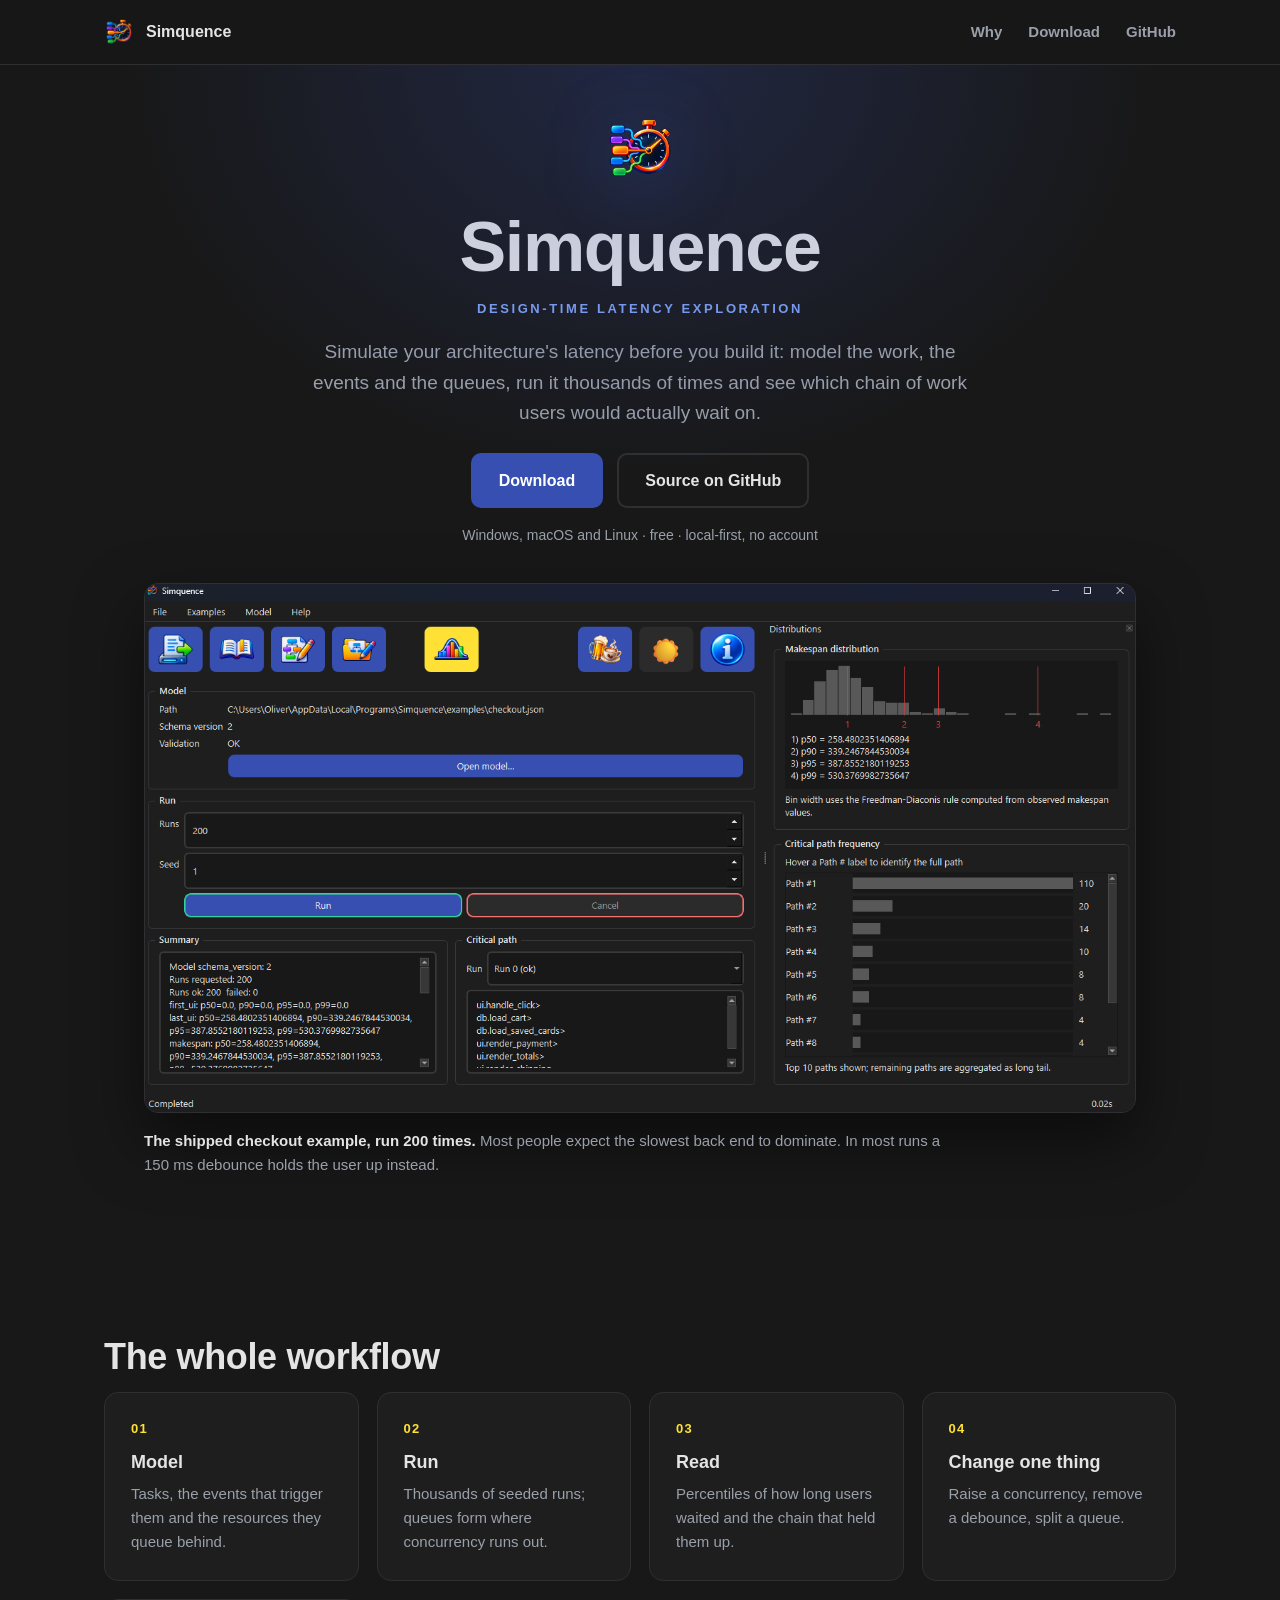
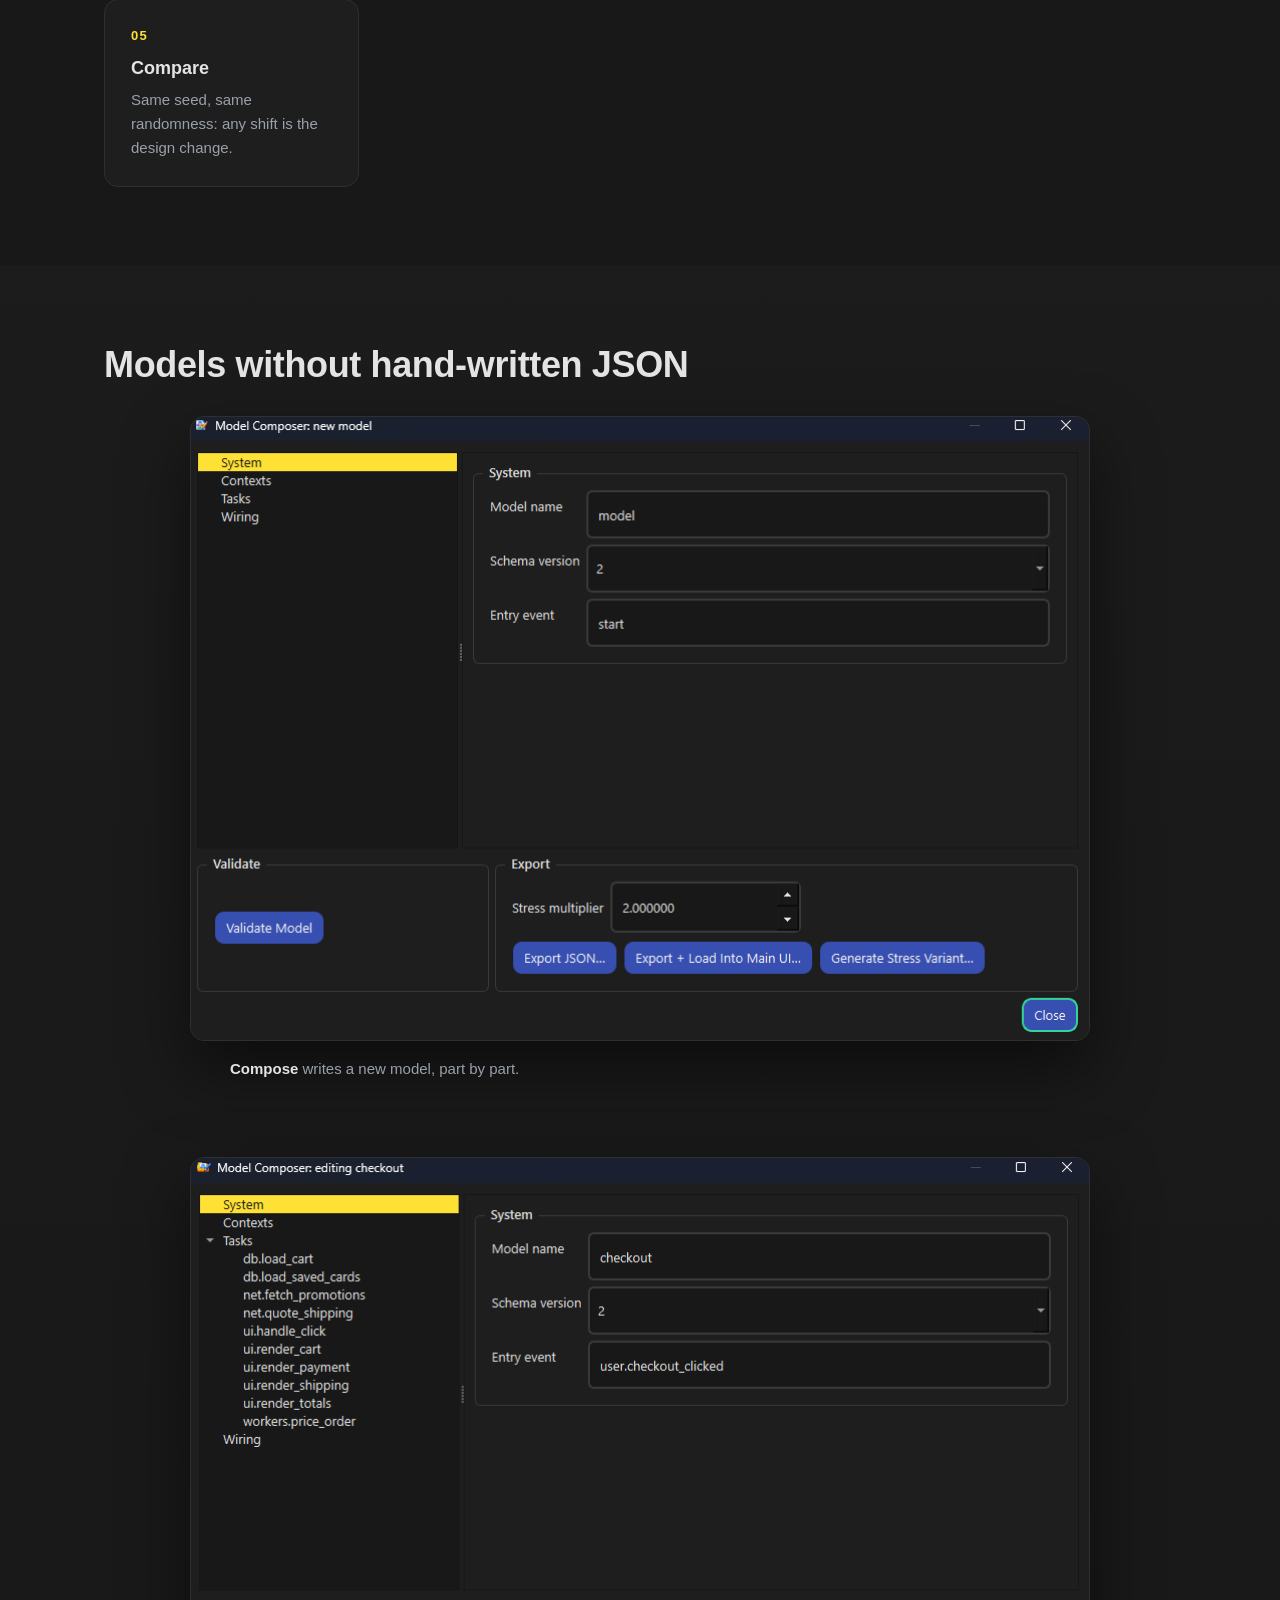
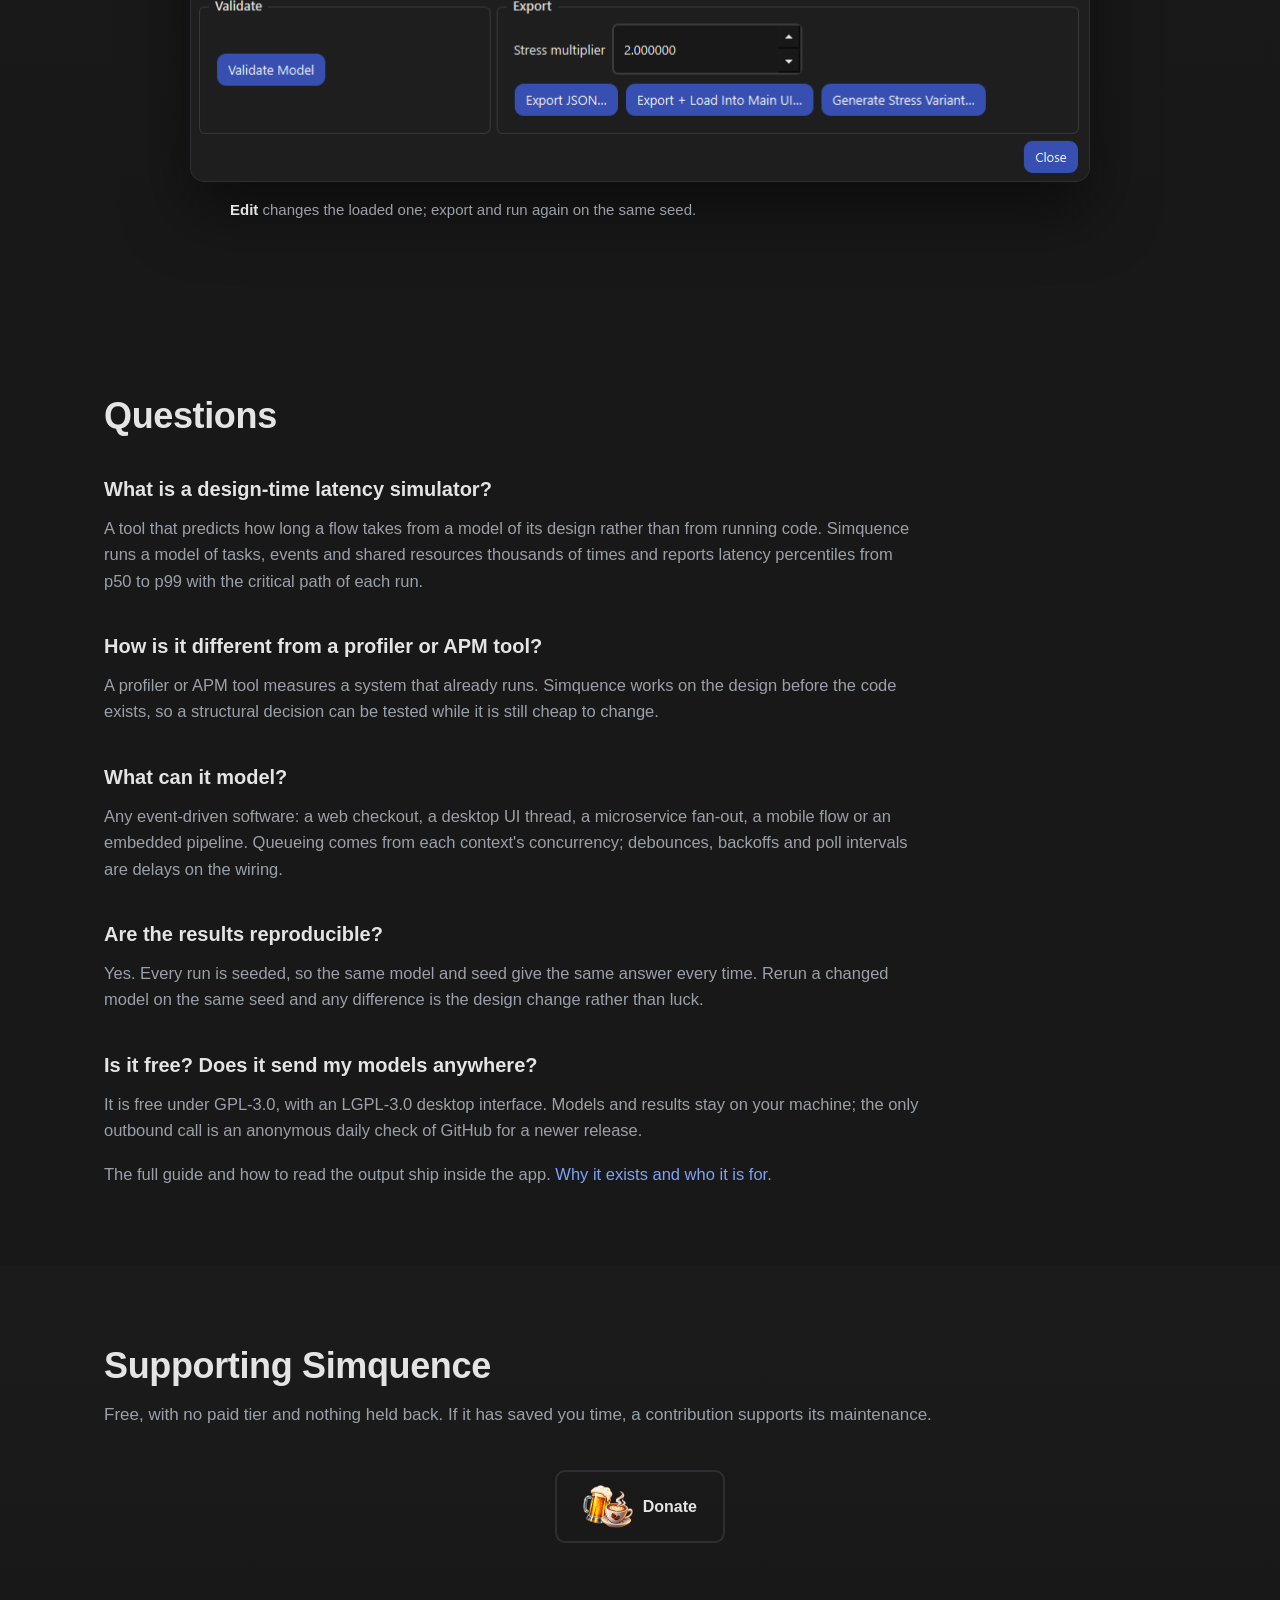
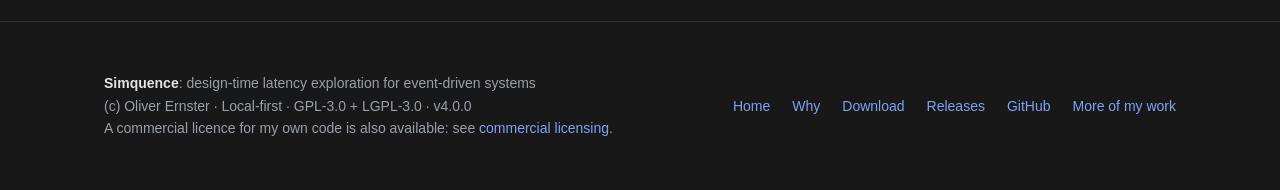
<file: docs/index.html>
<!DOCTYPE html>
<html lang="en">
<head>
<meta charset="utf-8">
<meta name="viewport" content="width=device-width, initial-scale=1">
<title>Simquence: Latency Simulator for Software Architecture</title>
<meta name="description" content="Simulate an architecture&#x27;s latency before building it: model tasks, events and queues, run it thousands of times, read p50 to p99 and the critical path.">
<meta name="author" content="Oliver Ernster">
<meta name="robots" content="index, follow">
<meta name="theme-color" content="#181818">
<link rel="canonical" href="https://simquence.com/">
<meta property="og:type" content="website">
<meta property="og:site_name" content="Simquence">
<meta property="og:title" content="Simquence: Latency Simulator for Software Architecture">
<meta property="og:description" content="Simquence simulates explicit models of your software architecture (tasks, events, queues, contention) thousands of times, to show where users would wait and why, before the code exists.">
<meta property="og:url" content="https://simquence.com/">
<meta property="og:image" content="https://simquence.com/assets/simquence-ui.png">
<meta property="og:image:alt" content="The Simquence UI showing a makespan distribution, critical-path frequencies and percentiles">
<meta property="og:image:width" content="1392">
<meta property="og:image:height" content="743">
<meta property="og:image:type" content="image/png">
<meta name="twitter:card" content="summary_large_image">
<meta name="twitter:title" content="Simquence: Latency Simulator for Software Architecture">
<meta name="twitter:description" content="Simulate your architecture's latency before you build it. Models of tasks, events, queues and contention, run thousands of times to show where users would wait and why.">
<meta name="twitter:image" content="https://simquence.com/assets/simquence-ui.png">
<meta name="twitter:image:alt" content="The Simquence UI showing a makespan distribution, critical-path frequencies and percentiles">
<link rel="icon" type="image/png" href="assets/simquence.png">
<link rel="apple-touch-icon" href="assets/simquence.png">
<link rel="stylesheet" href="styles.css?v=fc1439b215">
<script type="application/ld+json">{"@context": "https://schema.org", "@type": "SoftwareApplication", "name": "Simquence", "alternateName": "LatencyLab", "applicationCategory": "DeveloperApplication", "applicationSubCategory": "Latency simulation", "operatingSystem": "Windows, macOS, Linux", "description": "Simquence simulates explicit models of your software architecture (tasks, events, queues, contention) thousands of times, to show where users would wait and why, before the code exists.", "url": "https://simquence.com/", "downloadUrl": "https://simquence.com/download.html", "installUrl": "https://simquence.com/download.html", "image": "https://simquence.com/assets/simquence-ui.png", "screenshot": ["https://simquence.com/assets/simquence-ui.png", "https://simquence.com/assets/simquence-compose.png", "https://simquence.com/assets/simquence-edit.png"], "featureList": ["Seeded, reproducible Monte Carlo latency simulation", "Makespan percentiles from p50 to p99", "Critical-path frequency across runs", "Queueing and contention through context concurrency", "Debounces, backoffs and poll intervals as delays on wiring", "Model Composer for writing models without hand-written JSON", "Command-line interface writing JSON and CSV results"], "isAccessibleForFree": true, "offers": {"@type": "Offer", "price": "0", "priceCurrency": "GBP"}, "author": {"@type": "Person", "name": "Oliver Ernster", "url": "https://ernster.dev/"}, "sameAs": ["https://github.com/oernster/Simquence"], "audience": {"@type": "Audience", "audienceType": "Senior engineers, software architects, CTOs and technical leaders"}, "keywords": "latency simulator, architecture simulation, design-time latency, p99 latency, critical path analysis, queueing simulation, event-driven systems, Monte Carlo simulation, performance modelling", "license": "https://www.gnu.org/licenses/gpl-3.0.html"}</script>
<script type="application/ld+json">{"@context": "https://schema.org", "@type": "WebSite", "name": "Simquence", "url": "https://simquence.com/", "inLanguage": "en"}</script>
<script type="application/ld+json">{"@context": "https://schema.org", "@type": "FAQPage", "mainEntity": [{"@type": "Question", "name": "What is a design-time latency simulator?", "acceptedAnswer": {"@type": "Answer", "text": "A tool that predicts how long a flow takes from a model of its design rather than from running code. Simquence runs a model of tasks, events and shared resources thousands of times and reports latency percentiles from p50 to p99 with the critical path of each run."}}, {"@type": "Question", "name": "How is it different from a profiler or APM tool?", "acceptedAnswer": {"@type": "Answer", "text": "A profiler or APM tool measures a system that already runs. Simquence works on the design before the code exists, so a structural decision can be tested while it is still cheap to change."}}, {"@type": "Question", "name": "What can it model?", "acceptedAnswer": {"@type": "Answer", "text": "Any event-driven software: a web checkout, a desktop UI thread, a microservice fan-out, a mobile flow or an embedded pipeline. Queueing comes from each context's concurrency; debounces, backoffs and poll intervals are delays on the wiring."}}, {"@type": "Question", "name": "Are the results reproducible?", "acceptedAnswer": {"@type": "Answer", "text": "Yes. Every run is seeded, so the same model and seed give the same answer every time. Rerun a changed model on the same seed and any difference is the design change rather than luck."}}, {"@type": "Question", "name": "Is it free? Does it send my models anywhere?", "acceptedAnswer": {"@type": "Answer", "text": "It is free under GPL-3.0, with an LGPL-3.0 desktop interface. Models and results stay on your machine; the only outbound call is an anonymous daily check of GitHub for a newer release."}}]}</script>
<script>window.goatcounter = {path: function (p) { return location.host + p }}</script>
<script data-goatcounter="https://oernster.goatcounter.com/count" async src="https://gc.zgo.at/count.js"></script>
</head>
<body>
<header class="nav">
  <div class="container nav-inner">
    <a class="brand" href="#top">
      <img src="assets/simquence.png" width="256" height="256" alt="Simquence icon">Simquence</a>
    <nav class="nav-links">
      <a href="why.html">Why</a>
      <a href="download.html">Download</a>
      <a href="https://github.com/oernster/Simquence">GitHub</a>
    </nav>
  </div>
</header>
<main id="top">
  <section class="hero hero-shot">
    <div class="container">
      <img class="logo" src="assets/simquence.png" width="256" height="256" alt="Simquence icon">
      <h1>Simquence</h1>
      <div class="tagline">Design-Time Latency Exploration</div>
      <p class="lede">Simulate your architecture's latency before you build it: model the
        work, the events and the queues, run it thousands of times and see which chain
        of work users would actually wait on.</p>
      <div class="cta">
        <a class="btn btn-primary" href="download.html">Download</a>
        <a class="btn btn-ghost" href="https://github.com/oernster/Simquence">Source on GitHub</a>
      </div>
      <p class="release-note">Windows, macOS and Linux · free · local-first, no account</p>
        <figure class="shot" id="ui">
          <div class="frame">
            <img src="assets/simquence-ui.png" width="1392" height="743" alt="The Simquence UI showing a makespan distribution, critical-path frequencies, percentiles and the dominant critical path">
          </div>
          <figcaption><b>The shipped checkout example, run 200 times.</b> Most people
            expect the slowest back end to dominate. In most runs a 150&nbsp;ms debounce
            holds the user up instead.</figcaption>
        </figure>
    </div>
  </section>

  <section id="loop">
    <div class="container">
      <h2 class="section-title">The whole workflow</h2>
      <div class="features">
        <div class="feature"><div class="fnum">01</div><h3>Model</h3><p>Tasks, the events that trigger them and the resources they queue behind.</p></div>
        <div class="feature"><div class="fnum">02</div><h3>Run</h3><p>Thousands of seeded runs; queues form where concurrency runs out.</p></div>
        <div class="feature"><div class="fnum">03</div><h3>Read</h3><p>Percentiles of how long users waited and the chain that held them up.</p></div>
        <div class="feature"><div class="fnum">04</div><h3>Change one thing</h3><p>Raise a concurrency, remove a debounce, split a queue.</p></div>
        <div class="feature"><div class="fnum">05</div><h3>Compare</h3><p>Same seed, same randomness: any shift is the design change.</p></div>
      </div>
    </div>
  </section>

  <section id="composer" class="alt">
    <div class="container">
      <h2 class="section-title">Models without hand-written JSON</h2>
      <div class="shots">
        <figure class="shot narrow">
          <div class="frame">
            <img loading="lazy" src="assets/simquence-compose.png" width="895" height="621" alt="The Model Composer titled new model, showing the System pane with the default model name, schema version and entry event">
          </div>
          <figcaption><b>Compose</b> writes a new model, part by part.</figcaption>
        </figure>
        <figure class="shot narrow">
          <div class="frame">
            <img loading="lazy" src="assets/simquence-edit.png" width="896" height="621" alt="The Model Composer titled editing checkout, showing the checkout model's System pane; its ten tasks are listed in the tree on the left">
          </div>
          <figcaption><b>Edit</b> changes the loaded one; export and run again on the same seed.</figcaption>
        </figure>
      </div>
    </div>
  </section>

  <section id="faq">
    <div class="container prose">
      <h2 class="section-title">Questions</h2>
      <h3>What is a design-time latency simulator?</h3>
      <p>A tool that predicts how long a flow takes from a model of its design rather than from running code. Simquence runs a model of tasks, events and shared resources thousands of times and reports latency percentiles from p50 to p99 with the critical path of each run.</p>
      <h3>How is it different from a profiler or APM tool?</h3>
      <p>A profiler or APM tool measures a system that already runs. Simquence works on the design before the code exists, so a structural decision can be tested while it is still cheap to change.</p>
      <h3>What can it model?</h3>
      <p>Any event-driven software: a web checkout, a desktop UI thread, a microservice fan-out, a mobile flow or an embedded pipeline. Queueing comes from each context's concurrency; debounces, backoffs and poll intervals are delays on the wiring.</p>
      <h3>Are the results reproducible?</h3>
      <p>Yes. Every run is seeded, so the same model and seed give the same answer every time. Rerun a changed model on the same seed and any difference is the design change rather than luck.</p>
      <h3>Is it free? Does it send my models anywhere?</h3>
      <p>It is free under GPL-3.0, with an LGPL-3.0 desktop interface. Models and results stay on your machine; the only outbound call is an anonymous daily check of GitHub for a newer release.</p>
      <p>The full guide and how to read the output ship inside the app. <a href="why.html">Why it exists and who it is for</a>.</p>
    </div>
  </section>

  <section id="support" class="alt">
    <div class="container">
      <h2 class="section-title">Supporting Simquence</h2>
      <p class="section-sub">Free, with no paid tier and nothing held back. If it has saved you
        time, a contribution supports its maintenance.</p>
      <div class="cta">
        <a class="btn btn-ghost btn-donate" href="https://www.paypal.com/ncp/payment/XH6GACTK2PZU6"><img src="donate.png" width="133" height="116" alt="Donate">Donate</a>
      </div>
    </div>
  </section>
</main>
<footer>
  <div class="container footer-inner">
    <div>
      <strong>Simquence</strong>: design-time latency exploration for event-driven systems<br>
      (c) Oliver Ernster · Local-first · GPL-3.0 + LGPL-3.0 · v<!--VERSION-->4.0.0<!--/VERSION--><br>
      A commercial licence for my own code is also available: see <a href="https://ernster.dev/commercial-licensing.html">commercial licensing</a>.
    </div>
    <div class="footer-links">
      <a href="./">Home</a>
      <a href="why.html">Why</a>
      <a href="download.html">Download</a>
      <a href="https://github.com/oernster/Simquence/releases">Releases</a>
      <a href="https://github.com/oernster/Simquence">GitHub</a>
      <a href="https://ernster.dev/">More of my work</a>
    </div>
  </div>
</footer>
</body>
</html>
</file>
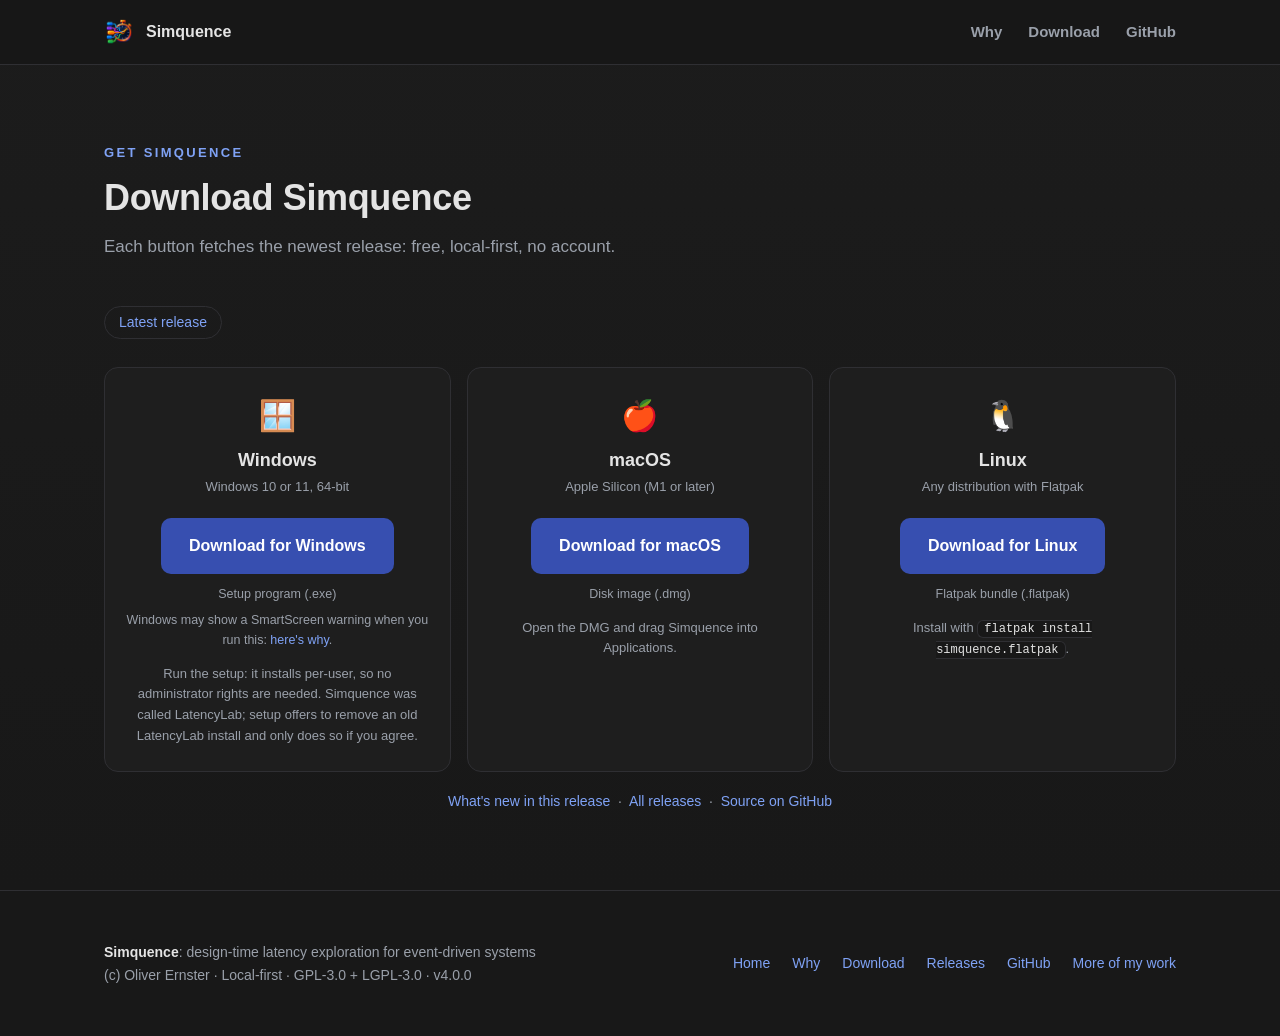
<file: docs/download.html>
<!DOCTYPE html>
<html lang="en">
<head>
<meta charset="utf-8">
<meta name="viewport" content="width=device-width, initial-scale=1">
<title>Download Simquence for Windows, macOS and Linux</title>
<meta name="description" content="Download Simquence free for Windows, macOS and Linux: a local-first latency simulator with no cloud and no account, GPL-3.0 with an LGPL-3.0 interface.">
<meta name="author" content="Oliver Ernster">
<meta name="robots" content="index, follow">
<meta name="theme-color" content="#181818">
<link rel="canonical" href="https://simquence.com/download.html">
<meta property="og:type" content="website">
<meta property="og:site_name" content="Simquence">
<meta property="og:title" content="Download Simquence for Windows, macOS and Linux">
<meta property="og:description" content="One installer per platform, always the newest release. Free, local-first, no cloud and no account.">
<meta property="og:url" content="https://simquence.com/download.html">
<meta property="og:image" content="https://simquence.com/assets/simquence-ui.png">
<meta property="og:image:alt" content="The Simquence UI showing a makespan distribution, critical-path frequencies and percentiles">
<meta property="og:image:width" content="1392">
<meta property="og:image:height" content="743">
<meta property="og:image:type" content="image/png">
<meta name="twitter:card" content="summary_large_image">
<meta name="twitter:title" content="Download Simquence for Windows, macOS and Linux">
<meta name="twitter:description" content="One installer per platform, always the newest release. Free, local-first, no cloud and no account.">
<meta name="twitter:image" content="https://simquence.com/assets/simquence-ui.png">
<meta name="twitter:image:alt" content="The Simquence UI showing a makespan distribution, critical-path frequencies and percentiles">
<link rel="icon" type="image/png" href="assets/simquence.png">
<link rel="apple-touch-icon" href="assets/simquence.png">
<link rel="stylesheet" href="styles.css?v=fc1439b215">
<script type="application/ld+json">{"@context": "https://schema.org", "@type": "BreadcrumbList", "itemListElement": [{"@type": "ListItem", "position": 1, "name": "Home", "item": "https://simquence.com/"}, {"@type": "ListItem", "position": 2, "name": "Download Simquence for Windows, macOS and Linux", "item": "https://simquence.com/download.html"}]}</script>
<script>window.goatcounter = {path: function (p) { return location.host + p }}</script>
<script data-goatcounter="https://oernster.goatcounter.com/count" async src="https://gc.zgo.at/count.js"></script>
</head>
<body>
<header class="nav">
  <div class="container nav-inner">
    <a class="brand" href="./">
      <img src="assets/simquence.png" width="256" height="256" alt="Simquence icon">Simquence</a>
    <nav class="nav-links">
      <a href="why.html">Why</a>
      <a href="download.html">Download</a>
      <a href="https://github.com/oernster/Simquence">GitHub</a>
    </nav>
  </div>
</header>
<main>
  <section id="download" class="alt">
    <div class="container">
      <div class="eyebrow">Get Simquence</div>
      <h1 class="section-title">Download Simquence</h1>
      <p class="section-sub">Each button fetches the newest release: free, local-first, no account.</p>
      <span class="dl-version" id="dl-version">Latest release</span>
      <div class="downloads">
        <div class="dl-card">
          <div class="ico">🪟</div>
          <h3>Windows</h3>
          <p class="req">Windows 10 or 11, 64-bit</p>
          <a class="btn btn-primary" href="https://github.com/oernster/Simquence/releases/latest/download/SimquenceSetup.exe">
            Download for Windows</a>
          <p class="meta" data-asset="SimquenceSetup.exe">Setup program (.exe)</p>
          <p class="meta">Windows may show a SmartScreen warning when you run this: <a href="https://ernster.dev/windows-smartscreen.html">here's why</a>.</p>
          <p class="how">Run the setup: it installs per-user, so no administrator rights are needed. Simquence was called LatencyLab; setup offers to remove an old LatencyLab install and only does so if you agree.</p>
        </div>
        <div class="dl-card">
          <div class="ico">🍎</div>
          <h3>macOS</h3>
          <p class="req">Apple Silicon (M1 or later)</p>
          <a class="btn btn-primary" href="https://github.com/oernster/Simquence/releases/latest/download/simquence.dmg">
            Download for macOS</a>
          <p class="meta" data-asset="simquence.dmg">Disk image (.dmg)</p>
          <p class="how">Open the DMG and drag Simquence into Applications.</p>
        </div>
        <div class="dl-card">
          <div class="ico">🐧</div>
          <h3>Linux</h3>
          <p class="req">Any distribution with Flatpak</p>
          <a class="btn btn-primary" href="https://github.com/oernster/Simquence/releases/latest/download/simquence.flatpak">
            Download for Linux</a>
          <p class="meta" data-asset="simquence.flatpak">Flatpak bundle (.flatpak)</p>
          <p class="how">Install with <code>flatpak install simquence.flatpak</code>.</p>
        </div>
      </div>
      <p class="dl-links">
        <a id="dl-whats-new" href="https://github.com/oernster/Simquence/releases/latest">What's new in this release</a>
        &nbsp;·&nbsp;
        <a href="https://github.com/oernster/Simquence/releases">All releases</a>
        &nbsp;·&nbsp;
        <a href="https://github.com/oernster/Simquence">Source on GitHub</a>
      </p>
    </div>
  </section>
</main>
<footer>
  <div class="container footer-inner">
    <div>
      <strong>Simquence</strong>: design-time latency exploration for event-driven systems<br>
      (c) Oliver Ernster · Local-first · GPL-3.0 + LGPL-3.0 · v<!--VERSION-->4.0.0<!--/VERSION-->
    </div>
    <div class="footer-links">
      <a href="./">Home</a>
      <a href="why.html">Why</a>
      <a href="download.html">Download</a>
      <a href="https://github.com/oernster/Simquence/releases">Releases</a>
      <a href="https://github.com/oernster/Simquence">GitHub</a>
      <a href="https://ernster.dev/">More of my work</a>
    </div>
  </div>
</footer>
<script>
    // The download buttons never go stale: each points at GitHub's releases/latest/download
    // redirect, which always serves the newest release's asset (the asset names are version-free
    // by design). This script only decorates the page with live details: the version chip and
    // each installer's size, fetched from the GitHub API. If the call fails
    // (offline, rate-limited), the static text above stands on its own.
    (function () {
        var api = 'https://api.github.com/repos/oernster/Simquence/releases/latest';
        fetch(api).then(function (r) {
            if (!r.ok) { throw new Error('release lookup failed'); }
            return r.json();
        }).then(function (rel) {
            var version = (rel.tag_name || '').replace(/^v/, '');
            if (version) {
                document.getElementById('dl-version').textContent = 'Version ' + version;
            }
            if (rel.html_url) {
                document.getElementById('dl-whats-new').href = rel.html_url;
            }
            (rel.assets || []).forEach(function (asset) {
                var meta = document.querySelector('[data-asset="' + asset.name + '"]');
                if (meta && asset.size) {
                    var mb = (asset.size / (1024 * 1024)).toFixed(1);
                    meta.textContent = meta.textContent + ' · ' + mb + ' MB';
                }
            });
        }).catch(function () { /* The static page already says everything essential. */ });
    })();
</script>
</body>
</html>
</file>
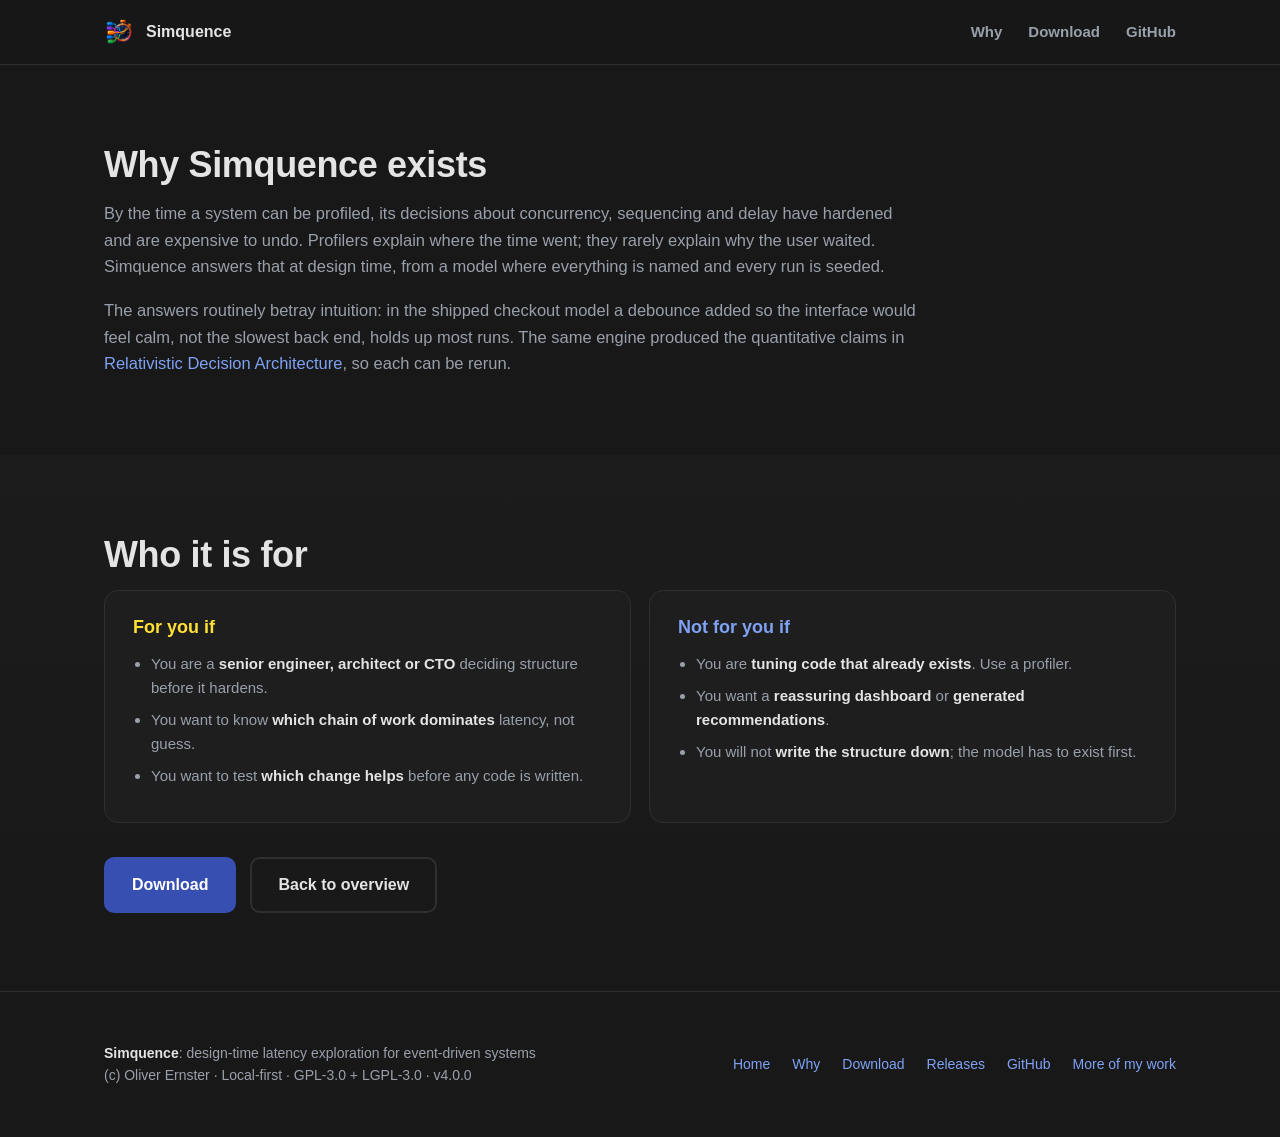
<file: docs/why.html>
<!DOCTYPE html>
<html lang="en">
<head>
<meta charset="utf-8">
<meta name="viewport" content="width=device-width, initial-scale=1">
<title>Why Simquence Exists and Who It Is For</title>
<meta name="description" content="Why Simquence exists and who it is for: senior engineers, architects and CTOs deciding structure before it hardens. Not for tuning existing code.">
<meta name="author" content="Oliver Ernster">
<meta name="robots" content="index, follow">
<meta name="theme-color" content="#181818">
<link rel="canonical" href="https://simquence.com/why.html">
<meta property="og:type" content="website">
<meta property="og:site_name" content="Simquence">
<meta property="og:title" content="Why Simquence Exists and Who It Is For">
<meta property="og:description" content="Latency arguments run on intuition and confidence until it is too late to change the architecture. Simquence makes delay and coordination visible at design time.">
<meta property="og:url" content="https://simquence.com/why.html">
<meta property="og:image" content="https://simquence.com/assets/simquence-ui.png">
<meta property="og:image:alt" content="The Simquence UI showing a makespan distribution, critical-path frequencies and percentiles">
<meta property="og:image:width" content="1392">
<meta property="og:image:height" content="743">
<meta property="og:image:type" content="image/png">
<meta name="twitter:card" content="summary_large_image">
<meta name="twitter:title" content="Why Simquence Exists and Who It Is For">
<meta name="twitter:description" content="Latency arguments run on intuition and confidence until it is too late to change the architecture. Simquence makes delay and coordination visible at design time.">
<meta name="twitter:image" content="https://simquence.com/assets/simquence-ui.png">
<meta name="twitter:image:alt" content="The Simquence UI showing a makespan distribution, critical-path frequencies and percentiles">
<link rel="icon" type="image/png" href="assets/simquence.png">
<link rel="apple-touch-icon" href="assets/simquence.png">
<link rel="stylesheet" href="styles.css?v=fc1439b215">
<script type="application/ld+json">{"@context": "https://schema.org", "@type": "BreadcrumbList", "itemListElement": [{"@type": "ListItem", "position": 1, "name": "Home", "item": "https://simquence.com/"}, {"@type": "ListItem", "position": 2, "name": "Why Simquence Exists and Who It Is For", "item": "https://simquence.com/why.html"}]}</script>
<script>window.goatcounter = {path: function (p) { return location.host + p }}</script>
<script data-goatcounter="https://oernster.goatcounter.com/count" async src="https://gc.zgo.at/count.js"></script>
</head>
<body>
<header class="nav">
  <div class="container nav-inner">
    <a class="brand" href="./">
      <img src="assets/simquence.png" width="256" height="256" alt="Simquence icon">Simquence</a>
    <nav class="nav-links">
      <a href="why.html">Why</a>
      <a href="download.html">Download</a>
      <a href="https://github.com/oernster/Simquence">GitHub</a>
    </nav>
  </div>
</header>
<main>
  <section id="exists">
    <div class="container prose">
      <h1 class="section-title">Why Simquence exists</h1>
      <p>By the time a system can be profiled, its decisions about concurrency, sequencing
        and delay have hardened and are expensive to undo. Profilers explain where the time
        went; they rarely explain why the user waited. Simquence answers that at design time,
        from a model where everything is named and every run is seeded.</p>
      <p>The answers routinely betray intuition: in the shipped checkout model a debounce
        added so the interface would feel calm, not the slowest back end, holds up most runs.
        The same engine produced the quantitative claims in
        <a href="https://www.crankthecode.com/books">Relativistic Decision Architecture</a>,
        so each can be rerun.</p>
    </div>
  </section>

  <section id="who" class="alt">
    <div class="container">
      <h2 class="section-title">Who it is for</h2>
      <div class="split">
        <div class="panel is-for">
          <h3>For you if</h3>
          <ul>
            <li>You are a <b>senior engineer, architect or CTO</b> deciding structure before it hardens.</li>
            <li>You want to know <b>which chain of work dominates</b> latency, not guess.</li>
            <li>You want to test <b>which change helps</b> before any code is written.</li>
          </ul>
        </div>
        <div class="panel not-for">
          <h3>Not for you if</h3>
          <ul>
            <li>You are <b>tuning code that already exists</b>. Use a profiler.</li>
            <li>You want a <b>reassuring dashboard</b> or <b>generated recommendations</b>.</li>
            <li>You will not <b>write the structure down</b>; the model has to exist first.</li>
          </ul>
        </div>
      </div>
      <div class="cta" style="justify-content:flex-start;margin-top:34px;">
        <a class="btn btn-primary" href="download.html">Download</a>
        <a class="btn btn-ghost" href="./">Back to overview</a>
      </div>
    </div>
  </section>
</main>
<footer>
  <div class="container footer-inner">
    <div>
      <strong>Simquence</strong>: design-time latency exploration for event-driven systems<br>
      (c) Oliver Ernster · Local-first · GPL-3.0 + LGPL-3.0 · v<!--VERSION-->4.0.0<!--/VERSION-->
    </div>
    <div class="footer-links">
      <a href="./">Home</a>
      <a href="why.html">Why</a>
      <a href="download.html">Download</a>
      <a href="https://github.com/oernster/Simquence/releases">Releases</a>
      <a href="https://github.com/oernster/Simquence">GitHub</a>
      <a href="https://ernster.dev/">More of my work</a>
    </div>
  </div>
</footer>
</body>
</html>
</file>
<file: docs/styles.css>
/* Simquence GitHub Pages site. Dark, royal-blue-accented, matching the app
   theme: `--accent` is the application's `primary` token, the fill every
   filled control takes. */
:root {
  --bg: #181818;
  --surface: #1e1e1e;
  --raised: #242424;
  --border: #2f2f33;
  --text: #e4e4e4;
  --muted: #9aa0aa;
  --accent: #374fb0;
  --accent-bright: #7fa2f5;
  /* The application's own accent. Banana yellow, matching simquence_ui's
     `accent` token; `--banana-ink` is what goes on top of it, because the
     yellow is far too light to carry white. */
  --banana: #ffe135;
  --banana-bright: #ffee7a;
  --banana-ink: #1a1a1a;
  --maxw: 1120px;
  --radius: 14px;
  --font: -apple-system, BlinkMacSystemFont, "Segoe UI", Roboto, Inter,
    "Helvetica Neue", Arial, sans-serif;
  --mono: "SFMono-Regular", "Consolas", "Liberation Mono", Menlo, monospace;
}
* { box-sizing: border-box; }
html { scroll-behavior: smooth; }
body {
  margin: 0;
  background: var(--bg);
  color: var(--text);
  font-family: var(--font);
  line-height: 1.6;
  -webkit-font-smoothing: antialiased;
}
a { color: var(--accent-bright); text-decoration: none; }
a:hover { color: var(--banana-bright); }
h1, h2, h3, h4 { line-height: 1.2; }
.container { max-width: var(--maxw); margin: 0 auto; padding: 0 24px; }

header.nav {
  position: sticky;
  top: 0;
  z-index: 10;
  background: rgba(24, 24, 24, 0.82);
  backdrop-filter: blur(10px);
  border-bottom: 1px solid var(--border);
}
.nav-inner {
  display: flex;
  align-items: center;
  justify-content: space-between;
  height: 64px;
}
.brand {
  display: flex;
  align-items: center;
  gap: 12px;
  font-weight: 700;
  color: var(--text);
}
.brand img { width: 30px; height: 30px; }
.nav-links { display: flex; gap: 26px; align-items: center; }
.nav-links a { color: var(--muted); font-weight: 600; font-size: 15px; }
.nav-links a:hover { color: var(--accent-bright); }

.hero {
  position: relative;
  text-align: center;
  padding: 104px 0 80px;
  overflow: hidden;
}
/* The home page's hero carries the app screenshot, so the first screen shows
   the product rather than only words about it. */
.hero.hero-shot { padding: 48px 0 64px; }
.hero.hero-shot .logo { width: 72px; height: 72px; margin-bottom: 12px; }
.hero.hero-shot .lede { margin-top: 18px; }
.hero.hero-shot .cta { margin-top: 24px; }
.hero.hero-shot .shot { margin-top: 36px; text-align: left; }
.hero::before {
  content: "";
  position: absolute;
  inset: 0;
  background: radial-gradient(
    58% 50% at 50% 0,
    rgba(55, 79, 176, 0.28),
    transparent 70%
  );
  pointer-events: none;
}
.hero .logo {
  width: 112px;
  height: 112px;
  margin-bottom: 22px;
  filter: drop-shadow(0 10px 34px rgba(55, 79, 176, 0.42));
}
.hero h1 {
  font-size: clamp(42px, 7vw, 70px);
  margin: 0;
  letter-spacing: -0.02em;
}
.tagline {
  color: var(--accent-bright);
  font-weight: 700;
  letter-spacing: 0.2em;
  text-transform: uppercase;
  font-size: 13px;
  margin-top: 10px;
}
.lede {
  max-width: 660px;
  margin: 26px auto 0;
  color: var(--muted);
  font-size: 19px;
}
.cta {
  display: flex;
  gap: 14px;
  justify-content: center;
  margin-top: 34px;
  flex-wrap: wrap;
}
.btn {
  display: inline-block;
  padding: 13px 26px;
  border-radius: 10px;
  font-weight: 700;
  border: 2px solid transparent;
  transition: 0.15s ease;
}
.btn-primary { background: var(--accent); color: #ffffff; }
.btn-primary:hover { background: var(--banana); color: var(--banana-ink); }
.btn-ghost { border-color: var(--border); color: var(--text); }
.btn-ghost:hover { border-color: var(--accent); color: var(--accent-bright); }
/* The donate button carries artwork before its label. The mark is sized in em
   against the button's own type; at one line box the artwork could not be read,
   so it takes 2.7em and the button is deliberately taller than a text-only one. */
.btn-donate { display: inline-flex; align-items: center; gap: 10px; }
.btn-donate img { display: block; height: 2.7em; width: auto; }
/* A call to action inside a panel. It was a line of text that happened to be a
   link, which asks the reader to discover it; this is a pressable that says so
   before the click. It lifts under the pointer and sits back down while held.
   The highlight is the same banana the primary button already uses, so the site
   has one hover language rather than two. */
.btn-panel {
  background: var(--raised);
  border-color: var(--border);
  color: var(--text);
  padding: 11px 20px;
  font-size: 15px;
}
.btn-panel:hover {
  background: var(--banana);
  border-color: var(--banana-bright);
  color: var(--banana-ink);
  transform: translateY(-1px);
}
.btn-panel:focus-visible {
  outline: none;
  border-color: var(--banana);
  color: var(--text);
}
.btn-panel:active {
  background: var(--banana-bright);
  transform: translateY(1px);
}
/* The cross-page pill row every inner page ends with: the title-bar links
   repeated as visible, pressable pills, so no page is reachable only from the
   navigation bar. Colours and hover are btn-panel's, so the site keeps one
   hover language; only the shape differs. */
.pillnav { display: flex; flex-wrap: wrap; gap: 12px; }
.pillnav .btn { border-radius: 999px; }

.badges {
  margin-top: 24px;
  color: var(--muted);
  font-size: 13px;
  letter-spacing: 0.06em;
}
.badges span { margin: 0 10px; }
.release-note { margin-top: 16px; color: var(--muted); font-size: 14px; }

section { padding: 78px 0; }
section.alt {
  background: linear-gradient(180deg, rgba(30, 30, 30, 0.6), transparent);
}
.eyebrow {
  color: var(--accent-bright);
  font-weight: 700;
  letter-spacing: 0.18em;
  text-transform: uppercase;
  font-size: 13px;
  margin-bottom: 12px;
}
.section-title {
  font-size: clamp(28px, 4vw, 36px);
  margin: 0 0 14px;
  letter-spacing: -0.01em;
}
.section-sub {
  color: var(--muted);
  margin: 0 0 42px;
  max-width: none;
  font-size: 17px;
}

.features {
  display: grid;
  grid-template-columns: repeat(auto-fit, minmax(240px, 1fr));
  gap: 18px;
}
/* A grid that follows another grid inside one section needs its own breathing
   room: the grids carry gaps between their own cells but no outer margin, so
   stacked they sit flush against each other. */
.features + .split { margin-top: 44px; }
.split + .split { margin-top: 18px; }
.feature {
  background: var(--surface);
  border: 1px solid var(--border);
  border-radius: var(--radius);
  padding: 26px;
}
.feature .fnum {
  color: var(--banana);
  font-weight: 700;
  font-size: 13px;
  letter-spacing: 0.1em;
}
.feature h3 { margin: 12px 0 8px; font-size: 18px; }
.feature p { margin: 0; color: var(--muted); font-size: 15px; }

/* Two-column "who it is / is not for" */
.split {
  display: grid;
  grid-template-columns: repeat(auto-fit, minmax(300px, 1fr));
  gap: 18px;
}
.panel {
  background: var(--surface);
  border: 1px solid var(--border);
  border-radius: var(--radius);
  padding: 26px 28px;
}
.panel h3 { margin: 0 0 14px; font-size: 18px; }
.panel.is-for h3 { color: var(--banana); }
.panel.not-for h3 { color: var(--accent-bright); }
.panel ul { margin: 0; padding-left: 18px; }
.panel li { color: var(--muted); margin-bottom: 8px; font-size: 15px; }
.panel li b { color: var(--text); font-weight: 600; }
.panel p { margin: 16px 0 0; font-size: 15px; font-weight: 600; }
/* The Features hub's gateway panels each lead to a page of their own, so the
   button sits at the panel's foot and the three line up whatever the length
   above them. */
.gateways .panel { display: flex; flex-direction: column; }
.gateways .panel p { margin-top: auto; padding-top: 16px; }

/* Where a detail page sits: the Features hub, then itself. The section after
   it gives up most of its top padding, since the trail already opens the page. */
.crumb { padding-top: 32px; color: var(--muted); font-size: 14px; }
.crumb + section { padding-top: 32px; }

.shots { display: grid; gap: 44px; }
.shot figure { margin: 0; }
.frame {
  background: var(--raised);
  border: 1px solid var(--border);
  border-radius: var(--radius);
  overflow: hidden;
  box-shadow: 0 28px 64px rgba(0, 0, 0, 0.5);
}
.frame .bar {
  display: flex;
  gap: 7px;
  padding: 12px 15px;
  border-bottom: 1px solid var(--border);
  background: var(--surface);
}
.frame .bar i {
  width: 11px;
  height: 11px;
  border-radius: 50%;
  background: var(--border);
}
.frame img { display: block; width: 100%; height: auto; }
/* A shot narrower than the column, held near its own pixel size rather than
   stretched up to fill it, which only makes a screenshot soft. */
.shot.narrow .frame { max-width: 900px; margin: 0 auto; }
.shot.narrow figcaption { margin-left: auto; margin-right: auto; }
.shot figcaption {
  color: var(--muted);
  margin-top: 16px;
  font-size: 15px;
  max-width: 820px;
}
.shot figcaption b { color: var(--text); }

/* Outputs */
.outputs {
  display: grid;
  grid-template-columns: repeat(auto-fit, minmax(240px, 1fr));
  gap: 18px;
  margin-bottom: 34px;
}
.output {
  background: var(--surface);
  border: 1px solid var(--border);
  border-radius: var(--radius);
  padding: 22px 24px;
}
.output code {
  font-family: var(--mono);
  color: var(--banana-bright);
  font-size: 14px;
  font-weight: 700;
}
.output p { margin: 10px 0 0; color: var(--muted); font-size: 15px; }

/* Downloads. One card per platform, each pointing at GitHub's
   releases/latest/download redirect, so the links never go stale and the page
   needs no edit when a release ships. */
.dl-version {
  display: inline-block;
  margin-top: 4px;
  font-size: 14px;
  color: var(--accent-bright);
  border: 1px solid var(--border);
  border-radius: 999px;
  padding: 4px 14px;
}
.downloads {
  display: grid;
  grid-template-columns: repeat(auto-fit, minmax(260px, 1fr));
  gap: 16px;
  margin-top: 28px;
}
.dl-card {
  background: var(--surface);
  border: 1px solid var(--border);
  border-radius: var(--radius);
  padding: 24px 20px;
  text-align: center;
  display: flex;
  flex-direction: column;
  gap: 6px;
}
.dl-card .ico { font-size: 30px; }
.dl-card h3 { margin: 4px 0 0; font-size: 18px; }
.dl-card .req { color: var(--muted); font-size: 13px; margin: 0; }
.dl-card .btn { margin: 14px auto 4px; }
.dl-card .meta {
  color: var(--muted);
  font-size: 12.5px;
  min-height: 1.2em;
  margin: 0;
}
.dl-card .how { color: var(--muted); font-size: 13px; margin: 8px 0 0; }
.dl-card code {
  background: var(--bg);
  border: 1px solid var(--border);
  border-radius: 6px;
  padding: 1px 6px;
  font-size: 12px;
  color: var(--text);
}
.dl-links {
  text-align: center;
  color: var(--muted);
  font-size: 14px;
  margin: 18px 0 0;
}

footer {
  border-top: 1px solid var(--border);
  padding: 50px 0;
  color: var(--muted);
  font-size: 14px;
}
.footer-inner {
  display: flex;
  justify-content: space-between;
  gap: 24px;
  flex-wrap: wrap;
  align-items: center;
}
.footer-inner strong { color: var(--text); }
.footer-links { display: flex; gap: 22px; flex-wrap: wrap; }

/* The bar holds three links, which fit a phone once the gaps and type close
   up a little; none needs hiding. */
@media (max-width: 640px) {
  .nav-links { gap: 14px; }
  .nav-links a { font-size: 14px; }
}

/* Long-form prose (the Why this exists page). */
.prose p {
  color: var(--muted, #9aa3af);
  font-size: 16.5px;
  max-width: 820px;
  margin: 0 0 18px;
}
.prose p:last-child { margin-bottom: 0; }

/* Step lists and definition lists (the Using it page), in the same voice as
   the prose around them rather than the browser default. */
.prose h3 {
  margin: 40px 0 14px;
  font-size: 20px;
  color: var(--text);
}
.prose ol,
.prose ul {
  color: var(--muted);
  font-size: 16.5px;
  max-width: 820px;
  margin: 0 0 18px;
  padding-left: 22px;
}
.prose li { margin-bottom: 9px; }
.prose li b,
.prose p b { color: var(--text); font-weight: 600; }
</file>
